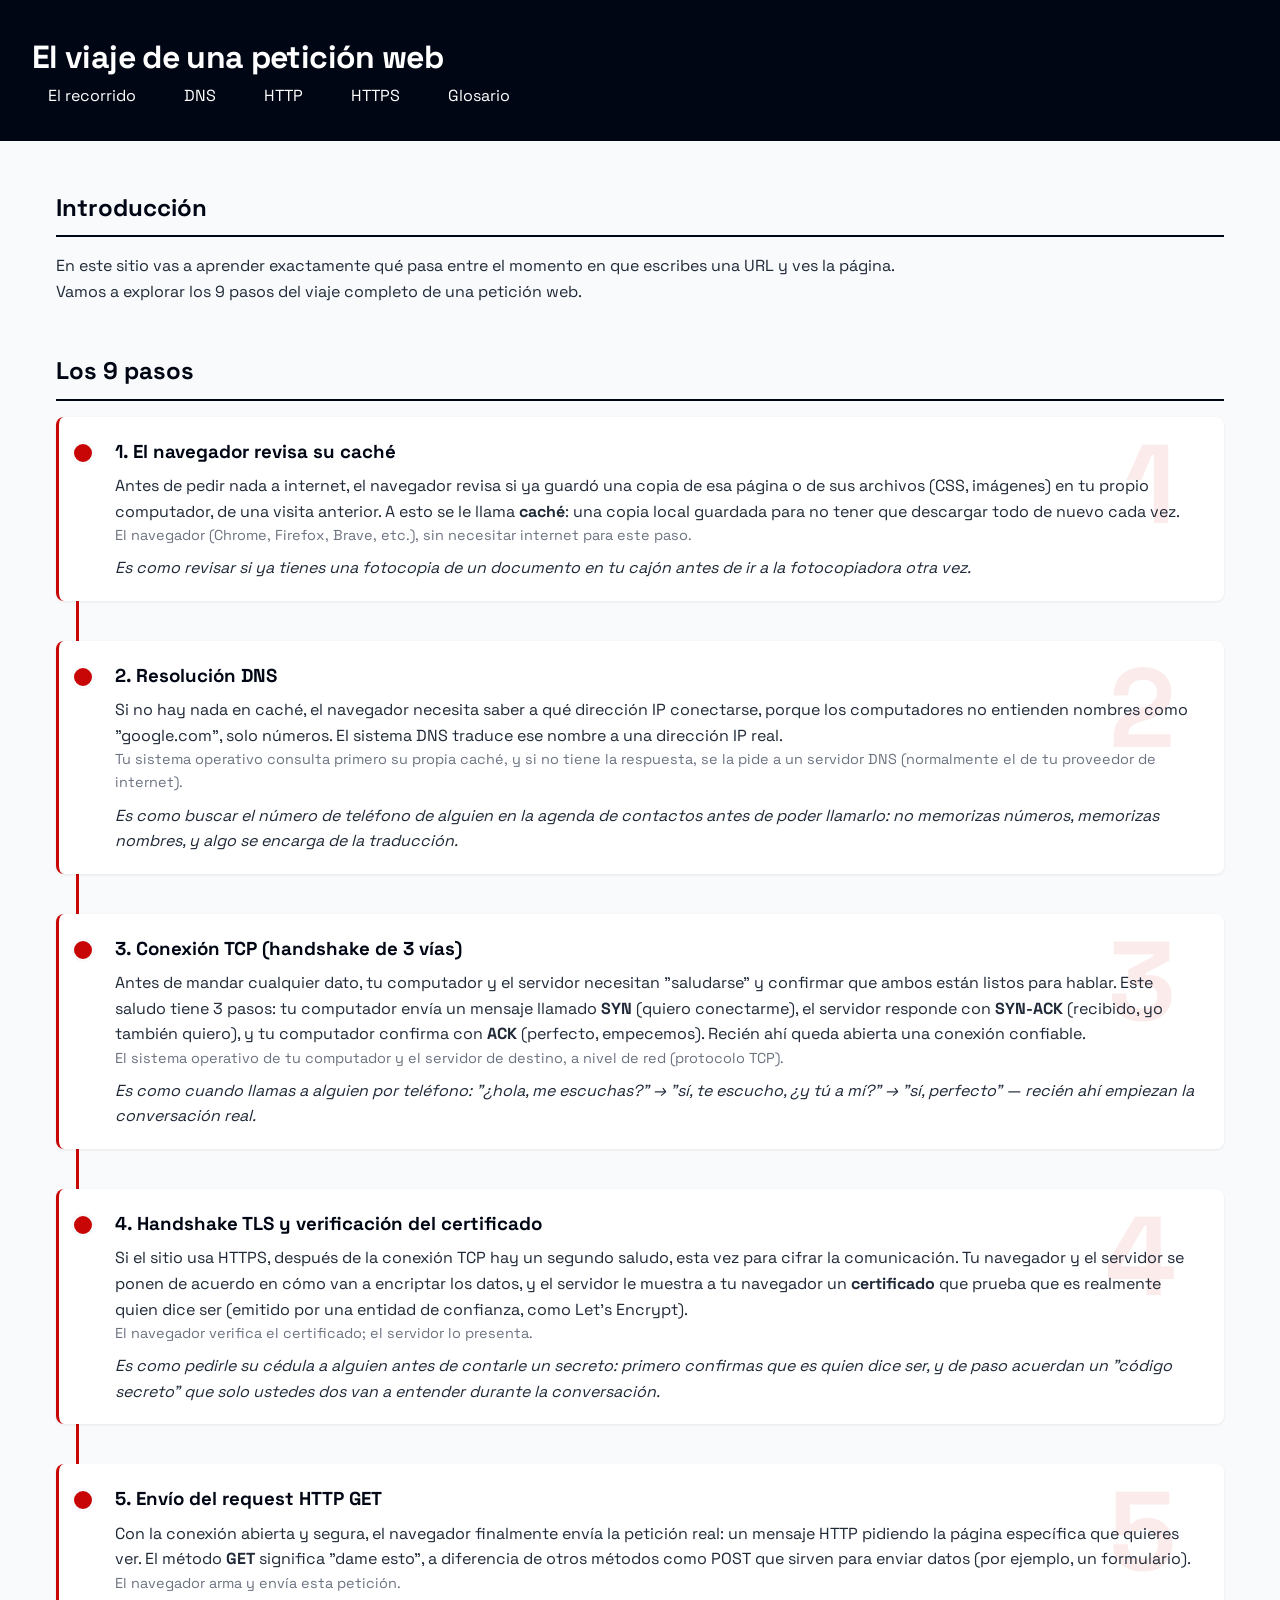
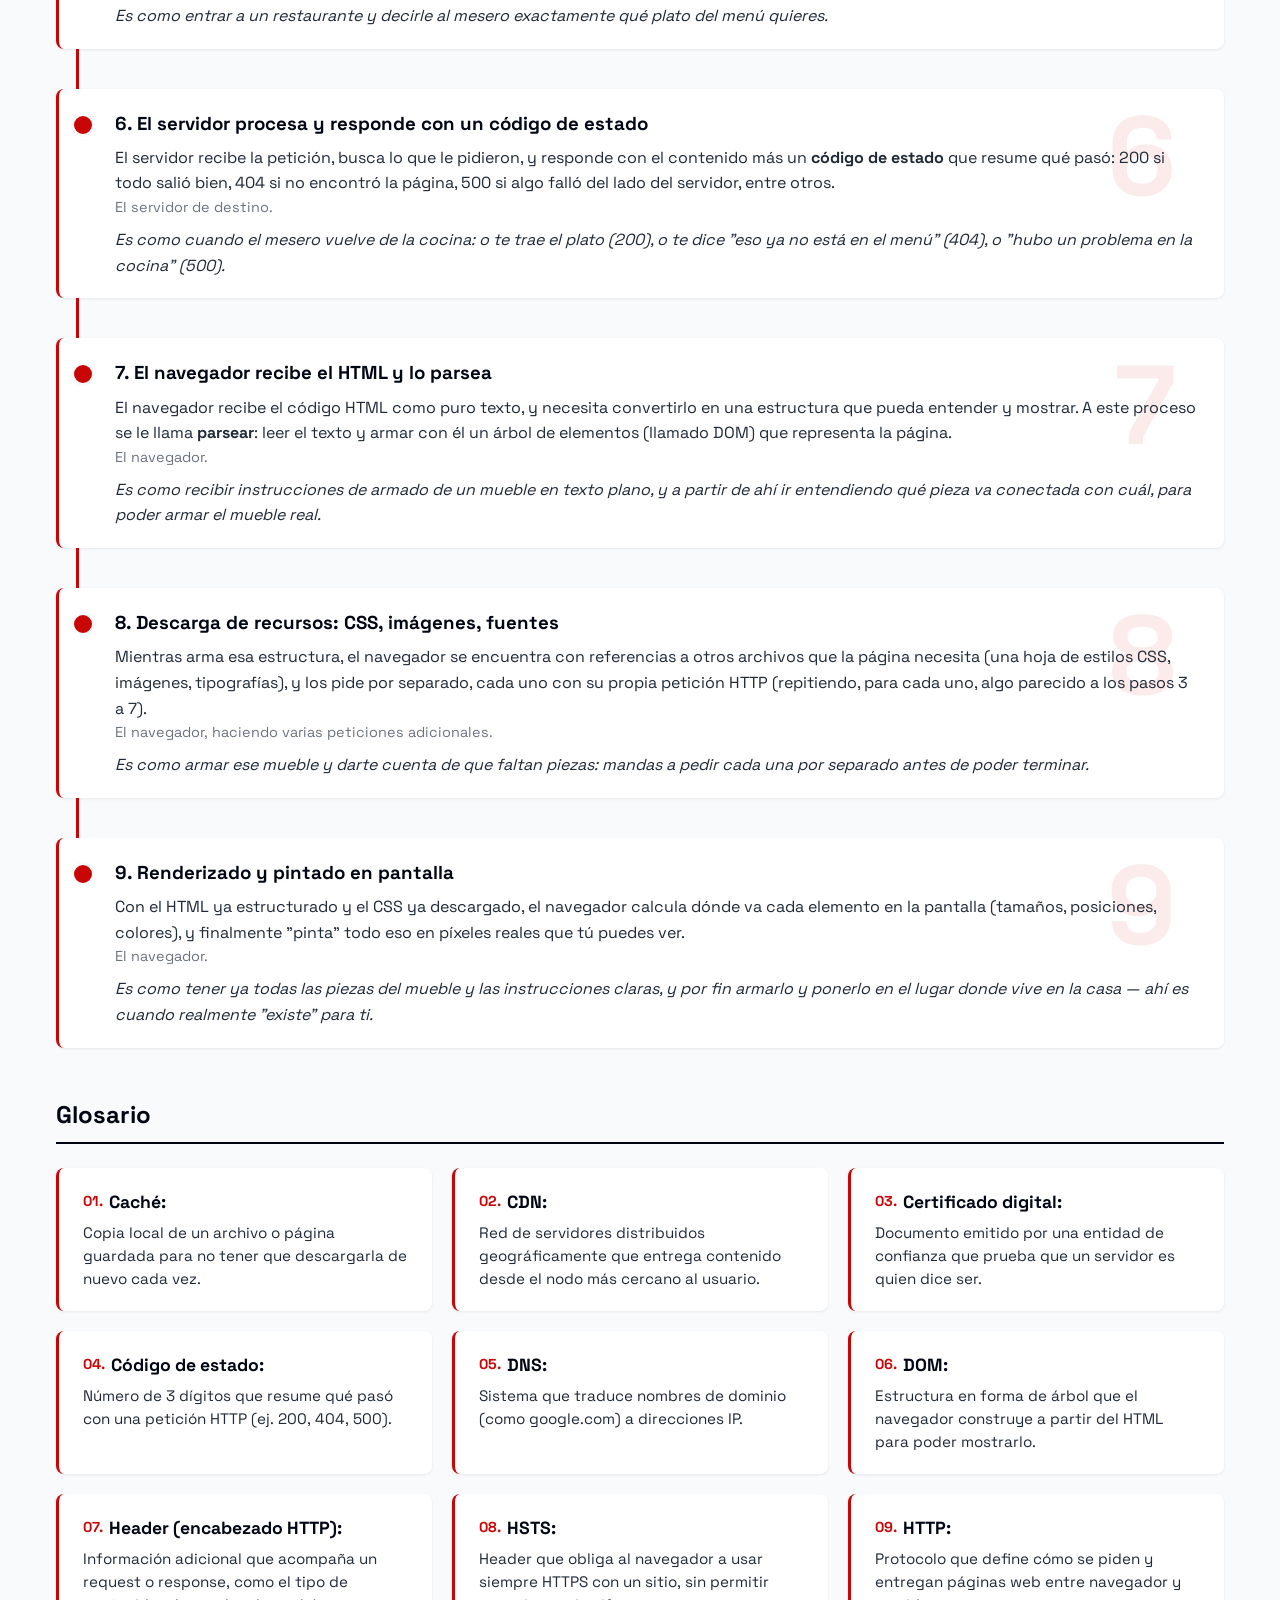
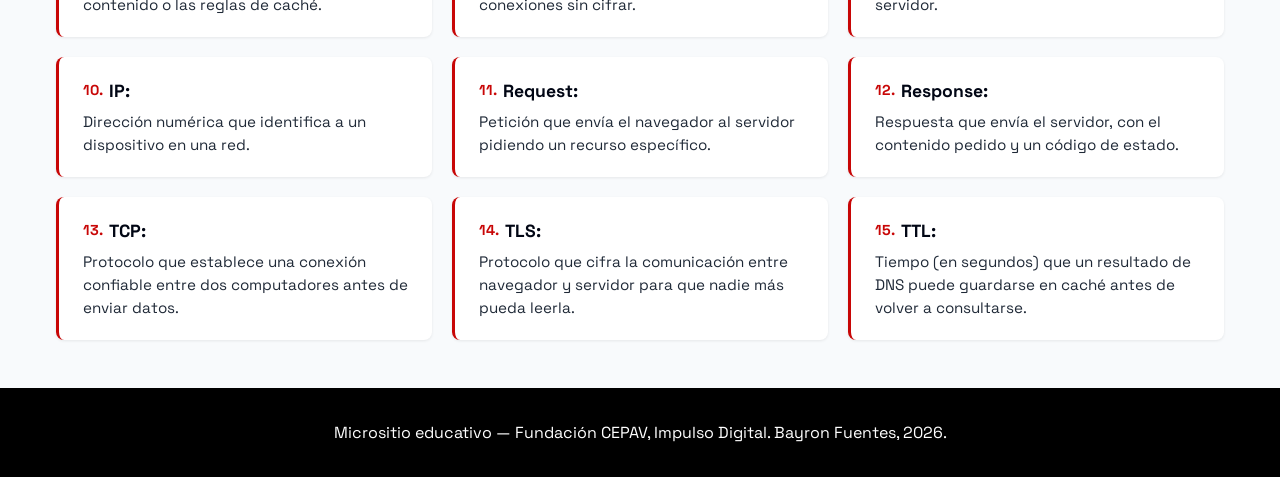
<file: index.html>
<!DOCTYPE html>
<html lang="es">
<head>
    <meta charset="UTF-8">
    <meta name="viewport" content="width=device-width, initial-scale=1.0">
    <title>Qué pasa cuando presionás Enter</title>
    <meta name="description" content="Explora los 9 pasos de una petición web">
    <link rel="preconnect" href="https://fonts.googleapis.com">
    <link rel="preconnect" href="https://fonts.gstatic.com" crossorigin>
    <link href="https://fonts.googleapis.com/css2?family=Space+Grotesk:wght@500;700;800&display=swap" rel="stylesheet">
    
    <link rel="stylesheet" href="estilos/style.css">
</head>
<body>
    <header>
        <nav>
            <h1>El viaje de una petición web</h1>

            <ul>
                <li><a href="index.html">El recorrido</a></li>
                <li><a href="dns.html">DNS</a></li>
                <li><a href="http.html">HTTP</a></li>
                <li><a href="https.html">HTTPS</a></li>
                <li><a href="#glosario">Glosario</a></li>
            </ul>
        </nav>
    </header>

    <main>
        <section>
            <h2>Introducción</h2>
            <p>En este sitio vas a aprender exactamente qué pasa entre el momento en que escribes una URL y ves la página.</p>
            <p>Vamos a explorar los 9 pasos del viaje completo de una petición web.</p>
        </section>

        <section id="recorrido">
            <h2>Los 9 pasos</h2>

            <ol class="linea-tiempo">
                <li id="paso-1" class="paso">
                    <h3 data-num="1">1. El navegador revisa su caché</h3>
                    <p class="que-pasa">Antes de pedir nada a internet, el navegador revisa si ya guardó una copia de esa página o de sus archivos (CSS, imágenes) en tu propio computador, de una visita anterior. A esto se le llama <strong>caché</strong>: una copia local guardada para no tener que descargar todo de nuevo cada vez.</p>
                    <p class="quien-lo-hace">El navegador (Chrome, Firefox, Brave, etc.), sin necesitar internet para este paso.</p>
                    <p class="analogia">Es como revisar si ya tienes una fotocopia de un documento en tu cajón antes de ir a la fotocopiadora otra vez.</p>
                </li>

                <li id="paso-2" class="paso">
                    <h3 data-num="2">2. Resolución DNS</h3>
                    <p class="que-pasa">Si no hay nada en caché, el navegador necesita saber a qué dirección IP conectarse, porque los computadores no entienden nombres como "google.com", solo números. El sistema DNS traduce ese nombre a una dirección IP real.</p>
                    <p class="quien-lo-hace">Tu sistema operativo consulta primero su propia caché, y si no tiene la respuesta, se la pide a un servidor DNS (normalmente el de tu proveedor de internet).</p>
                    <p class="analogia">Es como buscar el número de teléfono de alguien en la agenda de contactos antes de poder llamarlo: no memorizas números, memorizas nombres, y algo se encarga de la traducción.</p>
                </li>

                <li id="paso-3" class="paso">
                    <h3 data-num="3">3. Conexión TCP (handshake de 3 vías)</h3>
                    <p class="que-pasa">Antes de mandar cualquier dato, tu computador y el servidor necesitan "saludarse" y confirmar que ambos están listos para hablar. Este saludo tiene 3 pasos: tu computador envía un mensaje llamado <strong>SYN</strong> (quiero conectarme), el servidor responde con <strong>SYN-ACK</strong> (recibido, yo también quiero), y tu computador confirma con <strong>ACK</strong> (perfecto, empecemos). Recién ahí queda abierta una conexión confiable.</p>
                    <p class="quien-lo-hace">El sistema operativo de tu computador y el servidor de destino, a nivel de red (protocolo TCP).</p>
                    <p class="analogia">Es como cuando llamas a alguien por teléfono: "¿hola, me escuchas?" → "sí, te escucho, ¿y tú a mí?" → "sí, perfecto" — recién ahí empiezan la conversación real.</p>
                </li>

                <li id="paso-4" class="paso">
                    <h3 data-num="4">4. Handshake TLS y verificación del certificado</h3>
                    <p class="que-pasa">Si el sitio usa HTTPS, después de la conexión TCP hay un segundo saludo, esta vez para cifrar la comunicación. Tu navegador y el servidor se ponen de acuerdo en cómo van a encriptar los datos, y el servidor le muestra a tu navegador un <strong>certificado</strong> que prueba que es realmente quien dice ser (emitido por una entidad de confianza, como Let's Encrypt).</p>
                    <p class="quien-lo-hace">El navegador verifica el certificado; el servidor lo presenta.</p>
                    <p class="analogia">Es como pedirle su cédula a alguien antes de contarle un secreto: primero confirmas que es quien dice ser, y de paso acuerdan un "código secreto" que solo ustedes dos van a entender durante la conversación.</p>
                </li>

                <li id="paso-5" class="paso">
                    <h3 data-num="5">5. Envío del request HTTP GET</h3>
                    <p class="que-pasa">Con la conexión abierta y segura, el navegador finalmente envía la petición real: un mensaje HTTP pidiendo la página específica que quieres ver. El método <strong>GET</strong> significa "dame esto", a diferencia de otros métodos como POST que sirven para enviar datos (por ejemplo, un formulario).</p>
                    <p class="quien-lo-hace">El navegador arma y envía esta petición.</p>
                    <p class="analogia">Es como entrar a un restaurante y decirle al mesero exactamente qué plato del menú quieres.</p>
                </li>

                <li id="paso-6" class="paso">
                    <h3 data-num="6">6. El servidor procesa y responde con un código de estado</h3>
                    <p class="que-pasa">El servidor recibe la petición, busca lo que le pidieron, y responde con el contenido más un <strong>código de estado</strong> que resume qué pasó: 200 si todo salió bien, 404 si no encontró la página, 500 si algo falló del lado del servidor, entre otros.</p>
                    <p class="quien-lo-hace">El servidor de destino.</p>
                    <p class="analogia">Es como cuando el mesero vuelve de la cocina: o te trae el plato (200), o te dice "eso ya no está en el menú" (404), o "hubo un problema en la cocina" (500).</p>
                </li>

                <li id="paso-7" class="paso">
                    <h3 data-num="7">7. El navegador recibe el HTML y lo parsea</h3>
                    <p class="que-pasa">El navegador recibe el código HTML como puro texto, y necesita convertirlo en una estructura que pueda entender y mostrar. A este proceso se le llama <strong>parsear</strong>: leer el texto y armar con él un árbol de elementos (llamado DOM) que representa la página.</p>
                    <p class="quien-lo-hace">El navegador.</p>
                    <p class="analogia">Es como recibir instrucciones de armado de un mueble en texto plano, y a partir de ahí ir entendiendo qué pieza va conectada con cuál, para poder armar el mueble real.</p>
                </li>

                <li id="paso-8" class="paso">
                    <h3 data-num="8">8. Descarga de recursos: CSS, imágenes, fuentes</h3>
                    <p class="que-pasa">Mientras arma esa estructura, el navegador se encuentra con referencias a otros archivos que la página necesita (una hoja de estilos CSS, imágenes, tipografías), y los pide por separado, cada uno con su propia petición HTTP (repitiendo, para cada uno, algo parecido a los pasos 3 a 7).</p>
                    <p class="quien-lo-hace">El navegador, haciendo varias peticiones adicionales.</p>
                    <p class="analogia">Es como armar ese mueble y darte cuenta de que faltan piezas: mandas a pedir cada una por separado antes de poder terminar.</p>
                </li>

                <li id="paso-9" class="paso">
                    <h3 data-num="9">9. Renderizado y pintado en pantalla</h3>
                    <p class="que-pasa">Con el HTML ya estructurado y el CSS ya descargado, el navegador calcula dónde va cada elemento en la pantalla (tamaños, posiciones, colores), y finalmente "pinta" todo eso en píxeles reales que tú puedes ver.</p>
                    <p class="quien-lo-hace">El navegador.</p>
                    <p class="analogia">Es como tener ya todas las piezas del mueble y las instrucciones claras, y por fin armarlo y ponerlo en el lugar donde vive en la casa — ahí es cuando realmente "existe" para ti.</p>
                </li>
            </ol>
        </section>

        <section id="glosario">
            <h2>Glosario</h2>
            <dl class="glosario-lista">
                <div class="glosario-item">
                    <dt><span class="num">01.</span> Caché:</dt>
                    <dd>Copia local de un archivo o página guardada para no tener que descargarla de nuevo cada vez.</dd>
                </div>

                <div class="glosario-item">
                    <dt><span class="num">02.</span> CDN:</dt>
                    <dd>Red de servidores distribuidos geográficamente que entrega contenido desde el nodo más cercano al usuario.</dd>
                </div>

                <div class="glosario-item">
                    <dt><span class="num">03.</span> Certificado digital:</dt>
                    <dd>Documento emitido por una entidad de confianza que prueba que un servidor es quien dice ser.</dd>
                </div>

                <div class="glosario-item">
                    <dt><span class="num">04.</span> Código de estado:</dt>
                    <dd>Número de 3 dígitos que resume qué pasó con una petición HTTP (ej. 200, 404, 500).</dd>
                </div>

                <div class="glosario-item">
                    <dt><span class="num">05.</span> DNS:</dt>
                    <dd>Sistema que traduce nombres de dominio (como google.com) a direcciones IP.</dd>
                </div>

                <div class="glosario-item">
                    <dt><span class="num">06.</span> DOM:</dt>
                    <dd>Estructura en forma de árbol que el navegador construye a partir del HTML para poder mostrarlo.</dd>
                </div>

                <div class="glosario-item">
                    <dt><span class="num">07.</span> Header (encabezado HTTP):</dt>
                    <dd>Información adicional que acompaña un request o response, como el tipo de contenido o las reglas de caché.</dd>
                </div>

                <div class="glosario-item">
                    <dt><span class="num">08.</span> HSTS:</dt>
                    <dd>Header que obliga al navegador a usar siempre HTTPS con un sitio, sin permitir conexiones sin cifrar.</dd>
                </div>

                <div class="glosario-item">
                    <dt><span class="num">09.</span> HTTP:</dt>
                    <dd>Protocolo que define cómo se piden y entregan páginas web entre navegador y servidor.</dd>
                </div>

                <div class="glosario-item">
                    <dt><span class="num">10.</span> IP:</dt>
                    <dd>Dirección numérica que identifica a un dispositivo en una red.</dd>
                </div>

                <div class="glosario-item">
                    <dt><span class="num">11.</span> Request:</dt>
                    <dd>Petición que envía el navegador al servidor pidiendo un recurso específico.</dd>
                </div>

                <div class="glosario-item">
                    <dt><span class="num">12.</span> Response:</dt>
                    <dd>Respuesta que envía el servidor, con el contenido pedido y un código de estado.</dd>
                </div>

                <div class="glosario-item">
                    <dt><span class="num">13.</span> TCP:</dt>
                    <dd>Protocolo que establece una conexión confiable entre dos computadores antes de enviar datos.</dd>
                </div>

                <div class="glosario-item">
                    <dt><span class="num">14.</span> TLS:</dt>
                    <dd>Protocolo que cifra la comunicación entre navegador y servidor para que nadie más pueda leerla.</dd>
                </div>

                <div class="glosario-item">
                    <dt><span class="num">15.</span> TTL:</dt>
                    <dd>Tiempo (en segundos) que un resultado de DNS puede guardarse en caché antes de volver a consultarse.</dd>
                </div>
            </dl>
        </section>
    </main>

    <footer>
        <p>Micrositio educativo — Fundación CEPAV, Impulso Digital. Bayron Fuentes, 2026.</p>
    </footer>
</body>
</html>
</file>
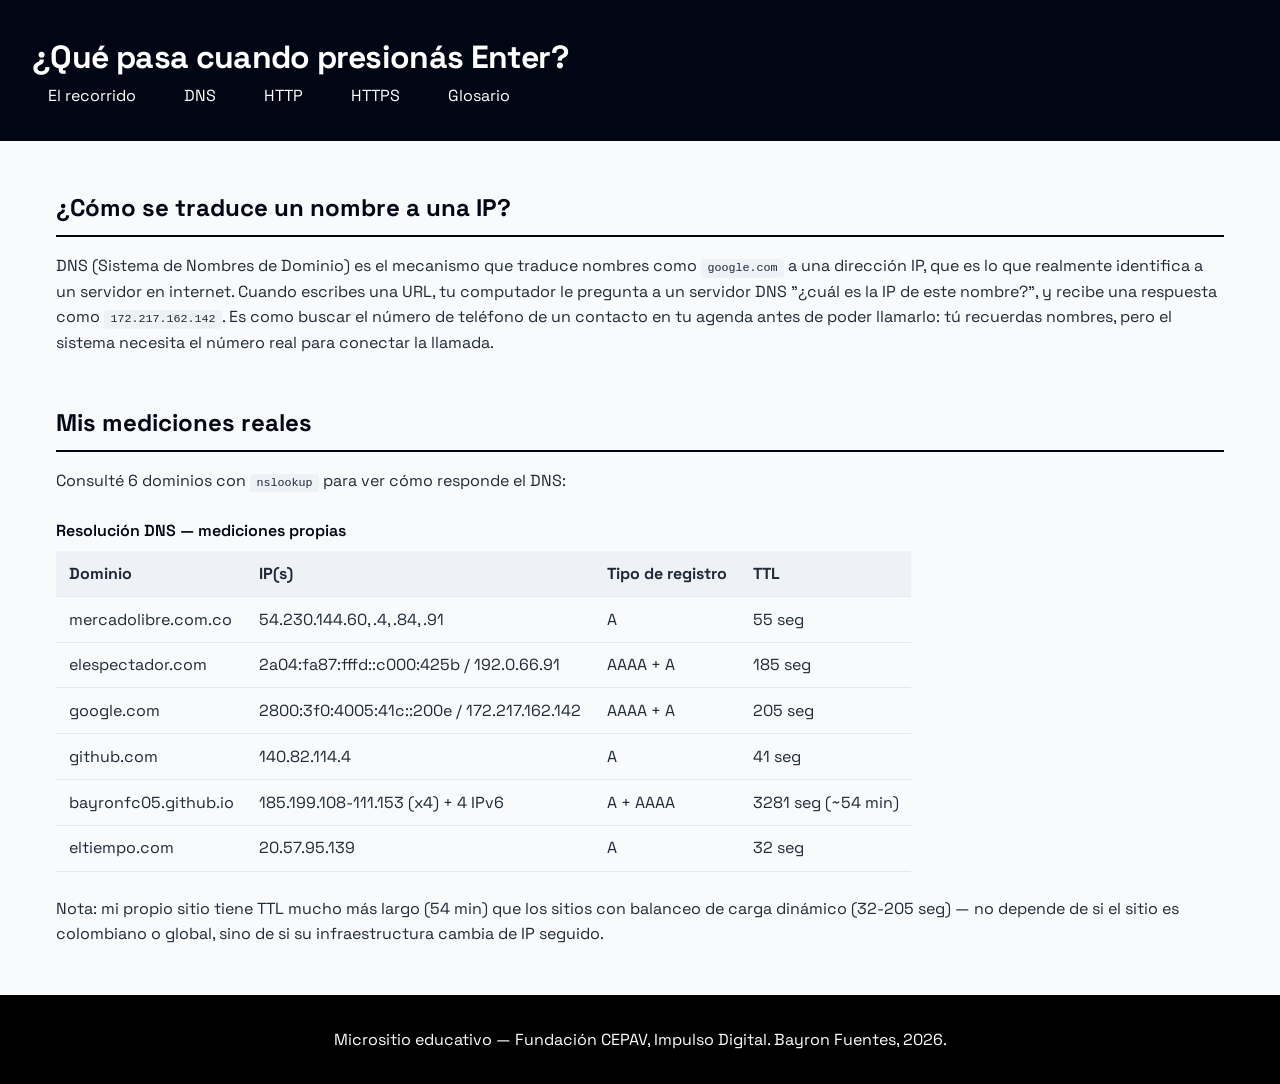
<file: dns.html>
<!DOCTYPE html>
<html lang="es">
<head>
  <meta charset="UTF-8">
  <meta name="viewport" content="width=device-width, initial-scale=1.0">
  <title>DNS — ¿Qué pasa cuando presionás Enter?</title>
  <meta name="description" content="Cómo se traduce un nombre de dominio a una dirección IP, con mediciones DNS reales.">
  <link rel="preconnect" href="https://fonts.googleapis.com">
  <link rel="preconnect" href="https://fonts.gstatic.com" crossorigin>
  <link href="https://fonts.googleapis.com/css2?family=Space+Grotesk:wght@500;700;800&display=swap" rel="stylesheet">  
  <link rel="stylesheet" href="estilos/style.css">
</head>
<body>
  <header>
    <nav>
      <h1>¿Qué pasa cuando presionás Enter?</h1>
      <ul>
        <li><a href="index.html">El recorrido</a></li>
        <li><a href="dns.html" aria-current="page">DNS</a></li>
        <li><a href="http.html">HTTP</a></li>
        <li><a href="https.html">HTTPS</a></li>
        <li><a href="index.html#glosario">Glosario</a></li>
      </ul>
    </nav>
  </header>

  <main>
    <section>
      <h2>¿Cómo se traduce un nombre a una IP?</h2>
      <p>DNS (Sistema de Nombres de Dominio) es el mecanismo que traduce nombres como
      <code>google.com</code> a una dirección IP, que es lo que realmente identifica a
      un servidor en internet. Cuando escribes una URL, tu computador le pregunta a un
      servidor DNS "¿cuál es la IP de este nombre?", y recibe una respuesta como
      <code>172.217.162.142</code>. Es como buscar el número de teléfono de un contacto
      en tu agenda antes de poder llamarlo: tú recuerdas nombres, pero el sistema
      necesita el número real para conectar la llamada.</p>
    </section>

    <section>
      <h2>Mis mediciones reales</h2>
      <p>Consulté 6 dominios con <code>nslookup</code> para ver cómo responde el DNS:</p>
      <table>
        <caption>Resolución DNS — mediciones propias</caption>
        <thead>
          <tr>
            <th scope="col">Dominio</th>
            <th scope="col">IP(s)</th>
            <th scope="col">Tipo de registro</th>
            <th scope="col">TTL</th>
          </tr>
        </thead>
        <tbody>
          <tr>
            <td>mercadolibre.com.co</td>
            <td>54.230.144.60, .4, .84, .91</td>
            <td>A</td>
            <td>55 seg</td>
          </tr>
          <tr>
            <td>elespectador.com</td>
            <td>2a04:fa87:fffd::c000:425b / 192.0.66.91</td>
            <td>AAAA + A</td>
            <td>185 seg</td>
          </tr>
          <tr>
            <td>google.com</td>
            <td>2800:3f0:4005:41c::200e / 172.217.162.142</td>
            <td>AAAA + A</td>
            <td>205 seg</td>
          </tr>
          <tr>
            <td>github.com</td>
            <td>140.82.114.4</td>
            <td>A</td>
            <td>41 seg</td>
          </tr>
          <tr>
            <td>bayronfc05.github.io</td>
            <td>185.199.108-111.153 (x4) + 4 IPv6</td>
            <td>A + AAAA</td>
            <td>3281 seg (~54 min)</td>
          </tr>
          <tr>
            <td>eltiempo.com</td>
            <td>20.57.95.139</td>
            <td>A</td>
            <td>32 seg</td>
          </tr>
        </tbody>
      </table>
      <p>Nota: mi propio sitio tiene TTL mucho más largo (54 min) que los sitios con
      balanceo de carga dinámico (32-205 seg) — no depende de si el sitio es colombiano
      o global, sino de si su infraestructura cambia de IP seguido.</p>
    </section>
  </main>

  <footer>
    <p>Micrositio educativo — Fundación CEPAV, Impulso Digital. Bayron Fuentes, 2026.</p>
  </footer>
</body>
</html>
</file>
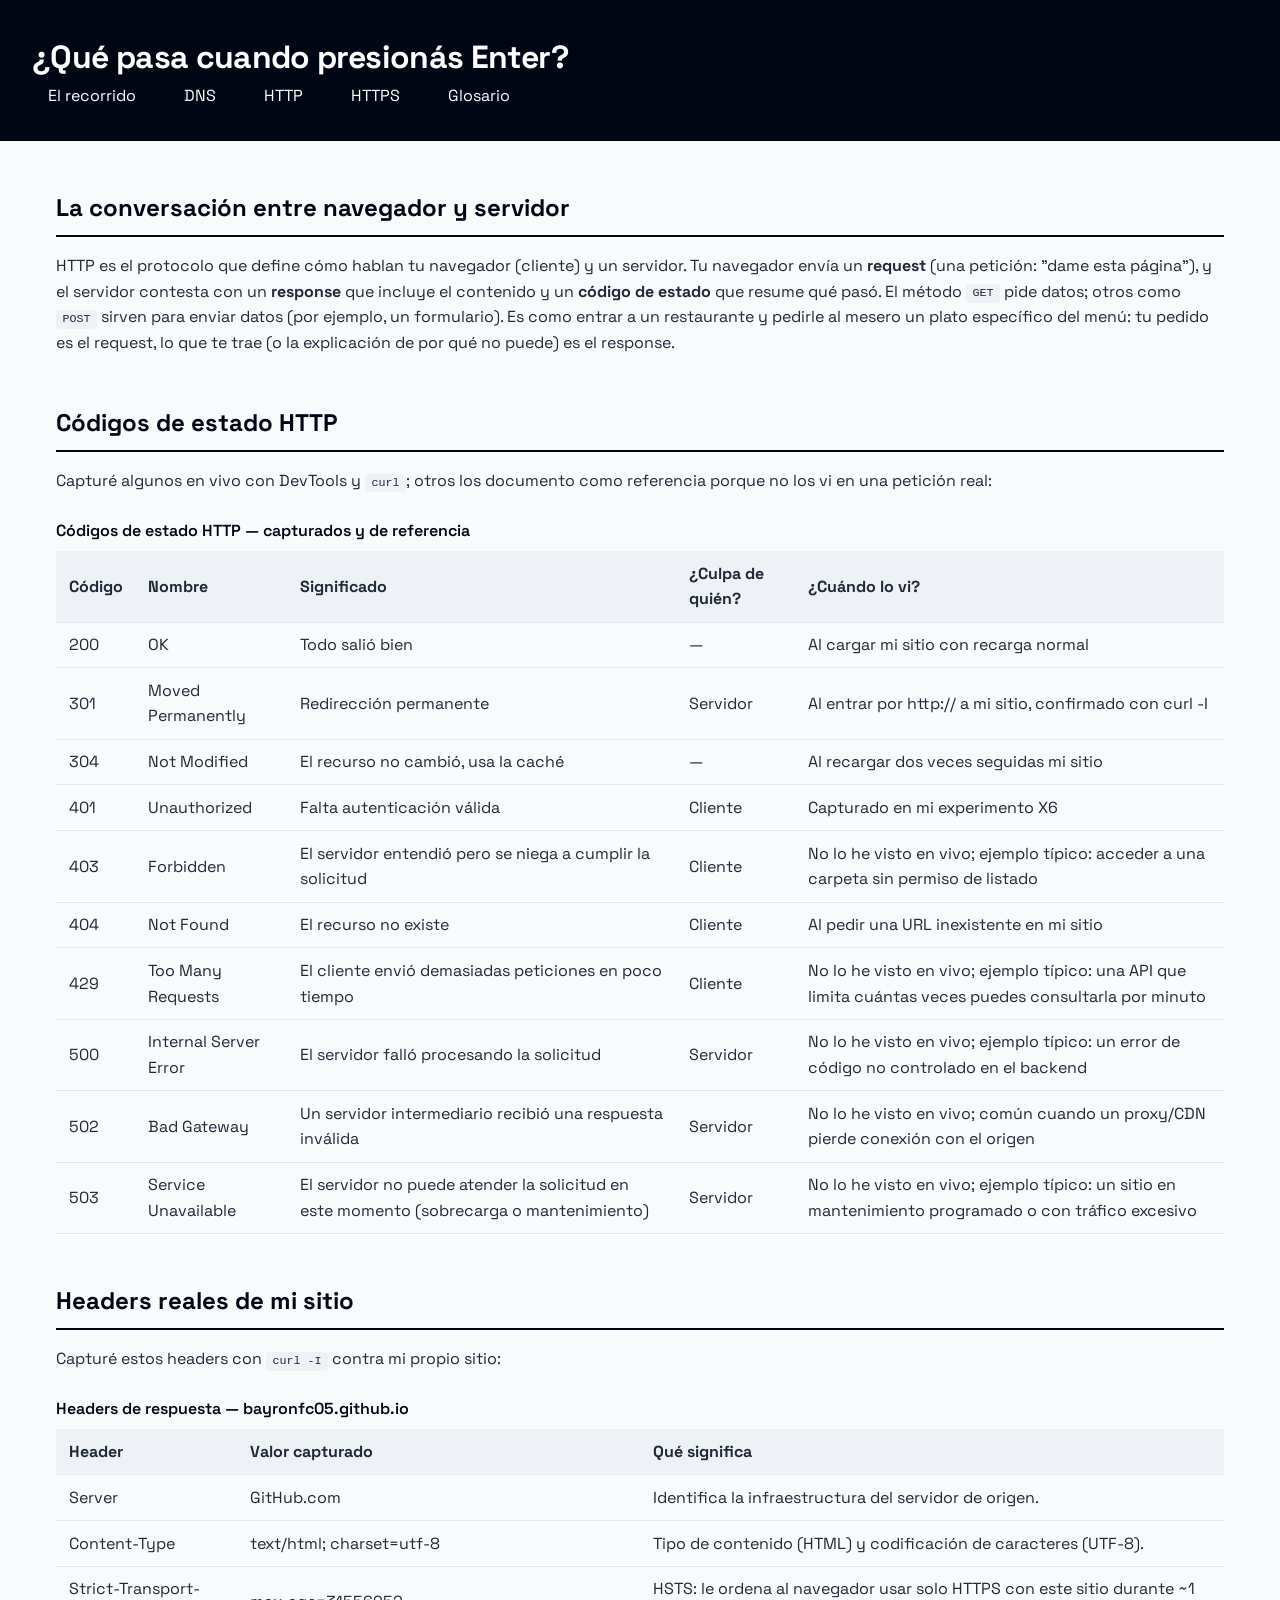
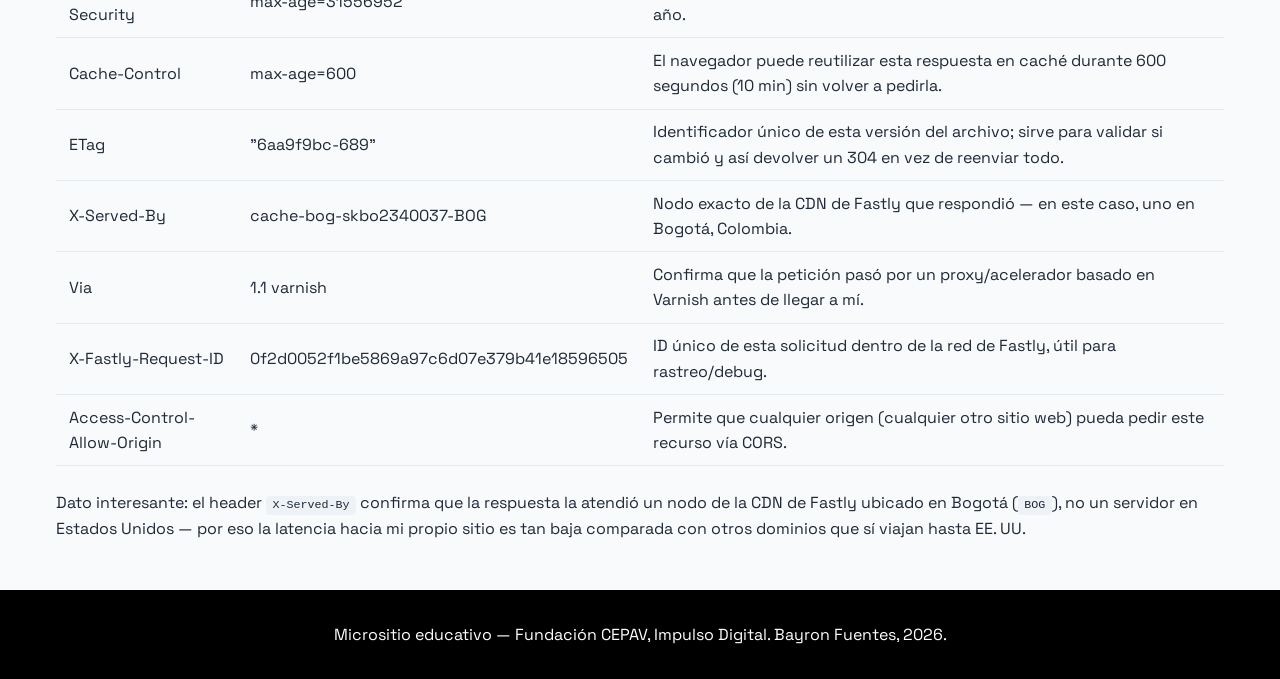
<file: http.html>
<!DOCTYPE html>
<html lang="es">
<head>
  <meta charset="UTF-8">
  <meta name="viewport" content="width=device-width, initial-scale=1.0">
  <title>HTTP — ¿Qué pasa cuando presionás Enter?</title>
  <meta name="description" content="La conversación entre navegador y servidor: request, response, códigos de estado y headers reales.">
  <link rel="preconnect" href="https://fonts.googleapis.com">
  <link rel="preconnect" href="https://fonts.gstatic.com" crossorigin>
  <link href="https://fonts.googleapis.com/css2?family=Space+Grotesk:wght@500;700;800&display=swap" rel="stylesheet">
    
  <link rel="stylesheet" href="estilos/style.css">
</head>
<body>
  <header>
    <nav>
      <h1>¿Qué pasa cuando presionás Enter?</h1>
      <ul>
        <li><a href="index.html">El recorrido</a></li>
        <li><a href="dns.html">DNS</a></li>
        <li><a href="http.html" aria-current="page">HTTP</a></li>
        <li><a href="https.html">HTTPS</a></li>
        <li><a href="index.html#glosario">Glosario</a></li>
      </ul>
    </nav>
  </header>

  <main>
    <section>
      <h2>La conversación entre navegador y servidor</h2>
      <p>HTTP es el protocolo que define cómo hablan tu navegador (cliente) y un servidor.
      Tu navegador envía un <strong>request</strong> (una petición: "dame esta página"), y
      el servidor contesta con un <strong>response</strong> que incluye el contenido y un
      <strong>código de estado</strong> que resume qué pasó. El método <code>GET</code>
      pide datos; otros como <code>POST</code> sirven para enviar datos (por ejemplo, un
      formulario). Es como entrar a un restaurante y pedirle al mesero un plato específico
      del menú: tu pedido es el request, lo que te trae (o la explicación de por qué no
      puede) es el response.</p>
    </section>

    <section>
      <h2>Códigos de estado HTTP</h2>
      <p>Capturé algunos en vivo con DevTools y <code>curl</code>; otros los documento
      como referencia porque no los vi en una petición real:</p>
      <table>
        <caption>Códigos de estado HTTP — capturados y de referencia</caption>
        <thead>
          <tr>
            <th scope="col">Código</th>
            <th scope="col">Nombre</th>
            <th scope="col">Significado</th>
            <th scope="col">¿Culpa de quién?</th>
            <th scope="col">¿Cuándo lo vi?</th>
          </tr>
        </thead>
        <tbody>
          <tr><td>200</td><td>OK</td><td>Todo salió bien</td><td>—</td><td>Al cargar mi sitio con recarga normal</td></tr>
          <tr><td>301</td><td>Moved Permanently</td><td>Redirección permanente</td><td>Servidor</td><td>Al entrar por http:// a mi sitio, confirmado con curl -I</td></tr>
          <tr><td>304</td><td>Not Modified</td><td>El recurso no cambió, usa la caché</td><td>—</td><td>Al recargar dos veces seguidas mi sitio</td></tr>
          <tr><td>401</td><td>Unauthorized</td><td>Falta autenticación válida</td><td>Cliente</td><td>Capturado en mi experimento X6</td></tr>
          <tr><td>403</td><td>Forbidden</td><td>El servidor entendió pero se niega a cumplir la solicitud</td><td>Cliente</td><td>No lo he visto en vivo; ejemplo típico: acceder a una carpeta sin permiso de listado</td></tr>
          <tr><td>404</td><td>Not Found</td><td>El recurso no existe</td><td>Cliente</td><td>Al pedir una URL inexistente en mi sitio</td></tr>
          <tr><td>429</td><td>Too Many Requests</td><td>El cliente envió demasiadas peticiones en poco tiempo</td><td>Cliente</td><td>No lo he visto en vivo; ejemplo típico: una API que limita cuántas veces puedes consultarla por minuto</td></tr>
          <tr><td>500</td><td>Internal Server Error</td><td>El servidor falló procesando la solicitud</td><td>Servidor</td><td>No lo he visto en vivo; ejemplo típico: un error de código no controlado en el backend</td></tr>
          <tr><td>502</td><td>Bad Gateway</td><td>Un servidor intermediario recibió una respuesta inválida</td><td>Servidor</td><td>No lo he visto en vivo; común cuando un proxy/CDN pierde conexión con el origen</td></tr>
          <tr><td>503</td><td>Service Unavailable</td><td>El servidor no puede atender la solicitud en este momento (sobrecarga o mantenimiento)</td><td>Servidor</td><td>No lo he visto en vivo; ejemplo típico: un sitio en mantenimiento programado o con tráfico excesivo</td></tr>
        </tbody>
      </table>
    </section>

    <section>
      <h2>Headers reales de mi sitio</h2>
      <p>Capturé estos headers con <code>curl -I</code> contra mi propio sitio:</p>
      <table>
        <caption>Headers de respuesta — bayronfc05.github.io</caption>
        <thead>
          <tr>
            <th scope="col">Header</th>
            <th scope="col">Valor capturado</th>
            <th scope="col">Qué significa</th>
          </tr>
        </thead>
        <tbody>
          <tr>
            <td>Server</td>
            <td>GitHub.com</td>
            <td>Identifica la infraestructura del servidor de origen.</td>
          </tr>
          <tr>
            <td>Content-Type</td>
            <td>text/html; charset=utf-8</td>
            <td>Tipo de contenido (HTML) y codificación de caracteres (UTF-8).</td>
          </tr>
          <tr>
            <td>Strict-Transport-Security</td>
            <td>max-age=31556952</td>
            <td>HSTS: le ordena al navegador usar solo HTTPS con este sitio durante ~1 año.</td>
          </tr>
          <tr>
            <td>Cache-Control</td>
            <td>max-age=600</td>
            <td>El navegador puede reutilizar esta respuesta en caché durante 600 segundos (10 min) sin volver a pedirla.</td>
          </tr>
          <tr>
            <td>ETag</td>
            <td>"6aa9f9bc-689"</td>
            <td>Identificador único de esta versión del archivo; sirve para validar si cambió y así devolver un 304 en vez de reenviar todo.</td>
          </tr>
          <tr>
            <td>X-Served-By</td>
            <td>cache-bog-skbo2340037-BOG</td>
            <td>Nodo exacto de la CDN de Fastly que respondió — en este caso, uno en Bogotá, Colombia.</td>
          </tr>
          <tr>
            <td>Via</td>
            <td>1.1 varnish</td>
            <td>Confirma que la petición pasó por un proxy/acelerador basado en Varnish antes de llegar a mí.</td>
          </tr>
          <tr>
            <td>X-Fastly-Request-ID</td>
            <td>0f2d0052f1be5869a97c6d07e379b41e18596505</td>
            <td>ID único de esta solicitud dentro de la red de Fastly, útil para rastreo/debug.</td>
          </tr>
          <tr>
            <td>Access-Control-Allow-Origin</td>
            <td>*</td>
            <td>Permite que cualquier origen (cualquier otro sitio web) pueda pedir este recurso vía CORS.</td>
          </tr>
        </tbody>
      </table>
      <p>Dato interesante: el header <code>X-Served-By</code> confirma que la respuesta la atendió
      un nodo de la CDN de Fastly ubicado en Bogotá (<code>BOG</code>), no un servidor en Estados
      Unidos — por eso la latencia hacia mi propio sitio es tan baja comparada con otros dominios
      que sí viajan hasta EE. UU.</p>
    </section>
  </main>

  <footer>
    <p>Micrositio educativo — Fundación CEPAV, Impulso Digital. Bayron Fuentes, 2026.</p>
  </footer>
</body>
</html>
</file>
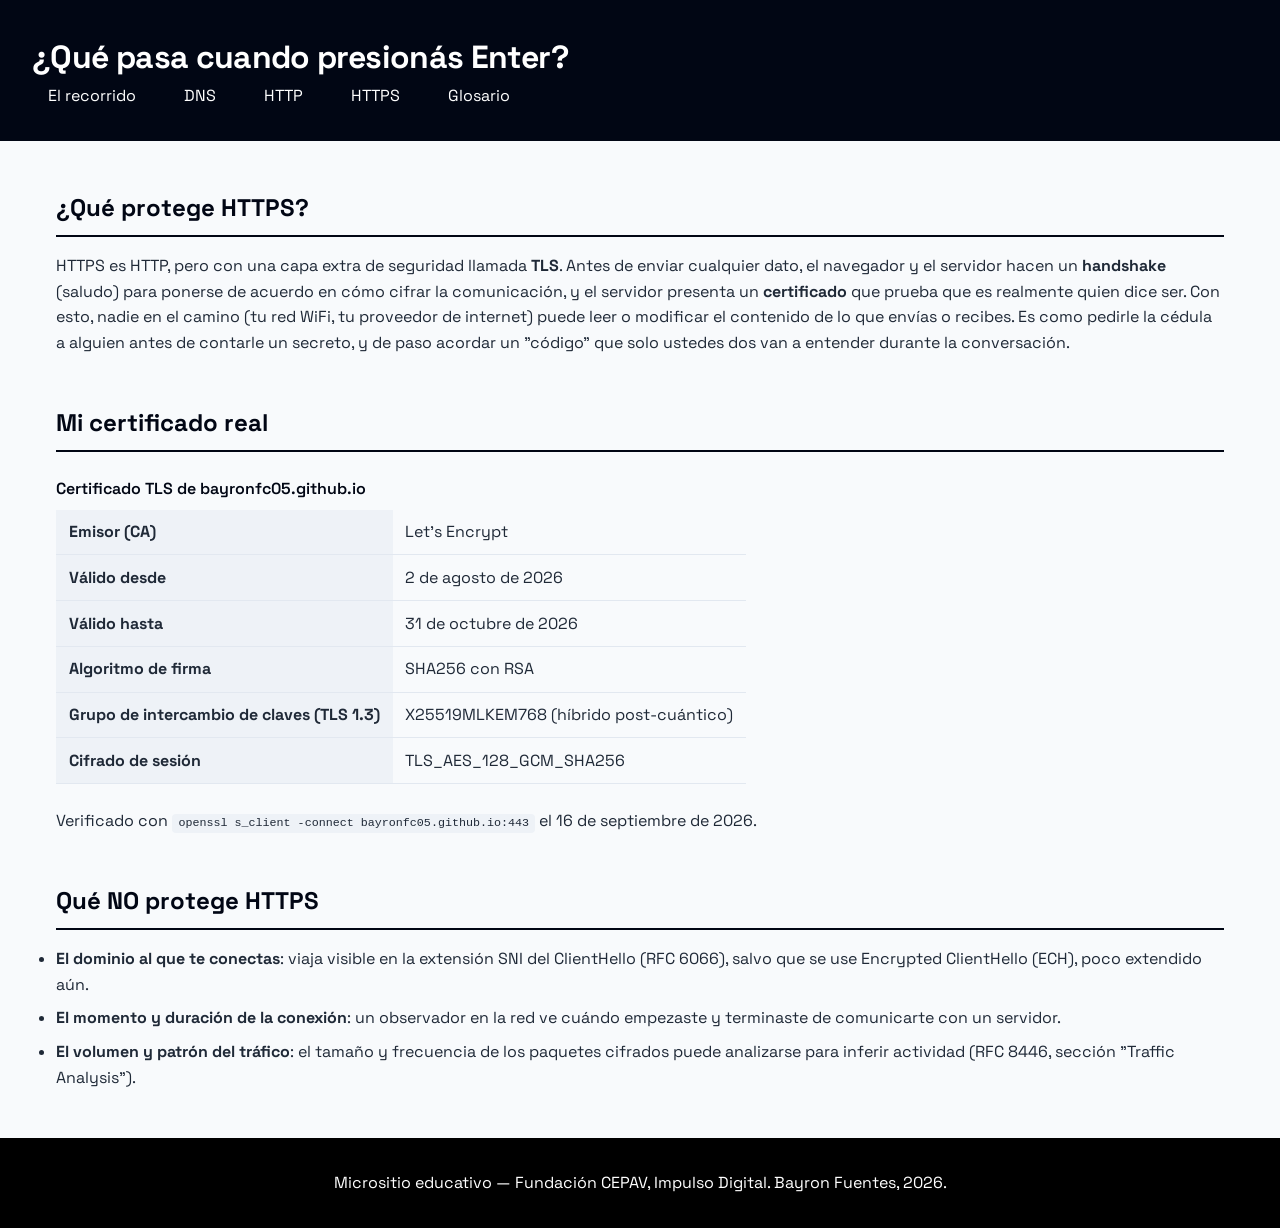
<file: https.html>
<!DOCTYPE html>
<html lang="es">
<head>
  <meta charset="UTF-8">
  <meta name="viewport" content="width=device-width, initial-scale=1.0">
  <title>HTTPS — ¿Qué pasa cuando presionás Enter?</title>
  <meta name="description" content="Cómo se cifra la conexión con TLS, el certificado real de mi sitio, y qué NO protege HTTPS.">
  <link rel="preconnect" href="https://fonts.googleapis.com">
  <link rel="preconnect" href="https://fonts.gstatic.com" crossorigin>
  <link href="https://fonts.googleapis.com/css2?family=Space+Grotesk:wght@500;700;800&display=swap" rel="stylesheet">  
  <link rel="stylesheet" href="estilos/style.css">
</head>
<body>
  <header>
    <nav>
      <h1>¿Qué pasa cuando presionás Enter?</h1>
      <ul>
        <li><a href="index.html">El recorrido</a></li>
        <li><a href="dns.html">DNS</a></li>
        <li><a href="http.html">HTTP</a></li>
        <li><a href="https.html" aria-current="page">HTTPS</a></li>
        <li><a href="index.html#glosario">Glosario</a></li>
      </ul>
    </nav>
  </header>

  <main>
    <section>
      <h2>¿Qué protege HTTPS?</h2>
      <p>HTTPS es HTTP, pero con una capa extra de seguridad llamada <strong>TLS</strong>.
      Antes de enviar cualquier dato, el navegador y el servidor hacen un
      <strong>handshake</strong> (saludo) para ponerse de acuerdo en cómo cifrar la
      comunicación, y el servidor presenta un <strong>certificado</strong> que prueba que
      es realmente quien dice ser. Con esto, nadie en el camino (tu red WiFi, tu proveedor
      de internet) puede leer o modificar el contenido de lo que envías o recibes. Es como
      pedirle la cédula a alguien antes de contarle un secreto, y de paso acordar un
      "código" que solo ustedes dos van a entender durante la conversación.</p>
    </section>

    <section>
      <h2>Mi certificado real</h2>
      <table>
        <caption>Certificado TLS de bayronfc05.github.io</caption>
        <tbody>
          <tr><th scope="row">Emisor (CA)</th><td>Let's Encrypt</td></tr>
          <tr><th scope="row">Válido desde</th><td>2 de agosto de 2026</td></tr>
          <tr><th scope="row">Válido hasta</th><td>31 de octubre de 2026</td></tr>
          <tr><th scope="row">Algoritmo de firma</th><td>SHA256 con RSA</td></tr>
          <tr><th scope="row">Grupo de intercambio de claves (TLS 1.3)</th><td>X25519MLKEM768 (híbrido post-cuántico)</td></tr>
          <tr><th scope="row">Cifrado de sesión</th><td>TLS_AES_128_GCM_SHA256</td></tr>
        </tbody>
      </table>
      <p>Verificado con <code>openssl s_client -connect bayronfc05.github.io:443</code> el 16 de septiembre de 2026.</p>
    </section>

    <section>
      <h2>Qué NO protege HTTPS</h2>
      <ul>
        <li><strong>El dominio al que te conectas</strong>: viaja visible en la extensión SNI del ClientHello (RFC 6066), salvo que se use Encrypted ClientHello (ECH), poco extendido aún.</li>
        <li><strong>El momento y duración de la conexión</strong>: un observador en la red ve cuándo empezaste y terminaste de comunicarte con un servidor.</li>
        <li><strong>El volumen y patrón del tráfico</strong>: el tamaño y frecuencia de los paquetes cifrados puede analizarse para inferir actividad (RFC 8446, sección "Traffic Analysis").</li>
      </ul>
    </section>
  </main>

  <footer>
    <p>Micrositio educativo — Fundación CEPAV, Impulso Digital. Bayron Fuentes, 2026.</p>
  </footer>
</body>
</html>
</file>
<file: estilos/style.css>
/* Variables */
:root {
    --color-primario: #010614;
    --color-secundario: #c80606;
    --color-fondo: #f8fafc;
    --color-texto: #1f2937;
    --color-gris: #000000;
    --font-base: 'Space Grotesk', Optima, 'Segoe UI', Tahoma, Geneva, Verdana, sans-serif;
}

* {
    margin: 0;
    padding: 0;
    box-sizing: border-box;
}

body {
    font-family: var(--font-base);
    color: var(--color-texto);
    background-color: var(--color-fondo);
    line-height: 1.6;
}

header {
    background-color: var(--color-primario);
    color: white;
    padding: 2rem;

    position: sticky;
    top: 0;
    z-index: 1000;
}

header h1 {
    font-family: 'Space Grotesk', var(--font-base);
    font-size: 2rem;
    letter-spacing: -0.02em;
}

nav ul {
    list-style: none;
    display: flex;
    gap: 1rem;
    flex-wrap: wrap;
}

nav a {
    color: white;
    padding: 0.5rem 1rem;
    border-radius: 4px;
    transition: background 0.3s;
}

nav a:hover,
nav a:focus-visible {
    background-color: var(--color-secundario);
    outline: 2px solid white;
    outline-offset: 2px;
}

html {
    scroll-behavior: smooth;
}

main {
    max-width: 1200px; /* Ancho máximo del contenedor principal */
    margin: 3rem auto;
    padding: 0 1rem;
}

section {
    margin-bottom: 3rem;
}

section h2 {
    color: var(--color-primario);
    margin-bottom: 1rem;
    border-bottom: 2px solid var(--color-primario);
    padding-bottom: 0.5rem;
}

section h3 {
    color: var(--color-primario);
    margin-top: 1.5rem;
    margin-bottom: 1rem;
}

section ol {
    margin-left: 2rem;
    margin-bottom: 1rem;
}

section li {
    margin-bottom: 0.5rem;
}

a {
    color: var(--color-primario);
    text-decoration: none;
}

a:hover {
    text-decoration: underline;
}

footer {
    background-color: var(--color-gris);
    color: white;
    text-align: center;
    padding: 2rem;
    margin-top: 3rem;
}

/* ===== TABLAS (dns.html, http.html, https.html) ===== */
table {
    width: 100%;
    border-collapse: collapse;
    margin: 1.5rem 0;
    display: block;
    overflow-x: auto;
}

caption {
    text-align: left;
    font-weight: 600;
    margin-bottom: 0.5rem;
    color: var(--color-primario);
}

th, td {
    padding: 0.6rem 0.8rem;
    text-align: left;
    border-bottom: 1px solid #e2e8f0;
}

th {
    background-color: #eef2f7;
}

tbody tr {
    transition: background-color 0.2s;
}

tbody tr:hover {
    background-color: rgba(200, 6, 6, 0.05);
}

code {
    background-color: #eef2f7;
    padding: 0.15rem 0.4rem;
    border-radius: 4px;
    font-size: 0.9em;
}

pre {
    background-color: #eef2f7;
    padding: 1rem;
    border-radius: 6px;
    overflow-x: auto;
}

/* ===== LÍNEA DE TIEMPO DE LAS 9 ETAPAS ===== */
.linea-tiempo {
    list-style: none;
    padding-left: 0;
    margin-left: 0;
    position: relative;
    width: 100%; /* Ocupa todo el ancho de main */
}

.linea-tiempo::before {
    content: "";
    position: absolute;
    left: 20px;
    top: 0;
    bottom: 0;
    width: 3px;
    background-color: var(--color-secundario);
}

/* Tarjeta individual del paso */
.paso {
    position: relative;
    width: 100%;
    margin-bottom: 2.5rem;
    background: white;
    border-radius: 8px;
    padding: 1.25rem 1.5rem 1.25rem 3.5rem; /* Padding izquierdo amplio para dar espacio al círculo rojo */
    box-shadow: 0 1px 3px rgba(0,0,0,0.08);
    border-left: 3px solid var(--color-secundario);
    overflow: hidden; /* Evita que el número gigante se desborde */
}

/* Círculo rojo de la línea de tiempo */
.paso::after {
    content: "";
    position: absolute;
    left: 12px;
    top: 1.5rem;
    width: 18px;
    height: 18px;
    border-radius: 50%;
    background-color: var(--color-secundario);
    border: 3px solid var(--color-fondo);
    z-index: 2;
}

/* Marca de agua (Número gigante en la esquina derecha) */
.paso h3::before {
    content: attr(data-num);
    position: absolute;
    right: 1.5rem;
    top: -0.5rem;
    font-size: 7rem;
    font-weight: 900;
    line-height: 1;
    color: rgba(200, 6, 6, 0.08);
    pointer-events: none;
    z-index: 0;
}

/* Asegura que el texto quede por encima del número gigante */
.paso > * {
    position: relative;
    z-index: 1;
}

.paso h3 {
    margin-top: 0;
    margin-bottom: 0.4rem;
}

.paso .quien-lo-hace {
    font-size: 0.9rem;
    color: #6b7280;
}

.paso .analogia {
    font-style: italic;
    margin-top: 0.5rem;
}

/* ===== ESTILOS PARA EL GLOSARIO ===== */
.glosario-lista {
    display: grid;
    grid-template-columns: repeat(auto-fit, minmax(300px, 1fr));
    gap: 1.25rem;
    margin-top: 1.5rem;
}

.glosario-item {
    background: white;
    padding: 1.25rem 1.5rem;
    border-radius: 8px;
    border-left: 3px solid var(--color-secundario);
    box-shadow: 0 1px 3px rgba(0,0,0,0.08);
    transition: transform 0.2s ease, box-shadow 0.2s ease;
}

.glosario-item:hover {
    transform: translateY(-2px);
    box-shadow: 0 4px 12px rgba(0,0,0,0.1);
}

.glosario-item dt {
    font-weight: 700;
    font-size: 1.1rem;
    color: var(--color-primario);
    margin-bottom: 0.4rem;
    display: flex;
    align-items: center;
    gap: 0.4rem;
}

.glosario-item dt .num {
    color: var(--color-secundario);
    font-size: 0.9rem;
    font-weight: 800;
}

.glosario-item dd {
    margin-left: 0;
    color: var(--color-texto);
    font-size: 0.95rem;
    line-height: 1.5;
}

/* Responsive */
@media (max-width: 768px) {
    header {
        padding: 1rem;
    }
    
    nav ul {
        flex-direction: column;
    }
    
    main {
        margin: 2rem auto;
    }

    .paso h3::before {
        font-size: 5rem;
        top: 0;
        right: 0.8rem;
    }
}
</file>
